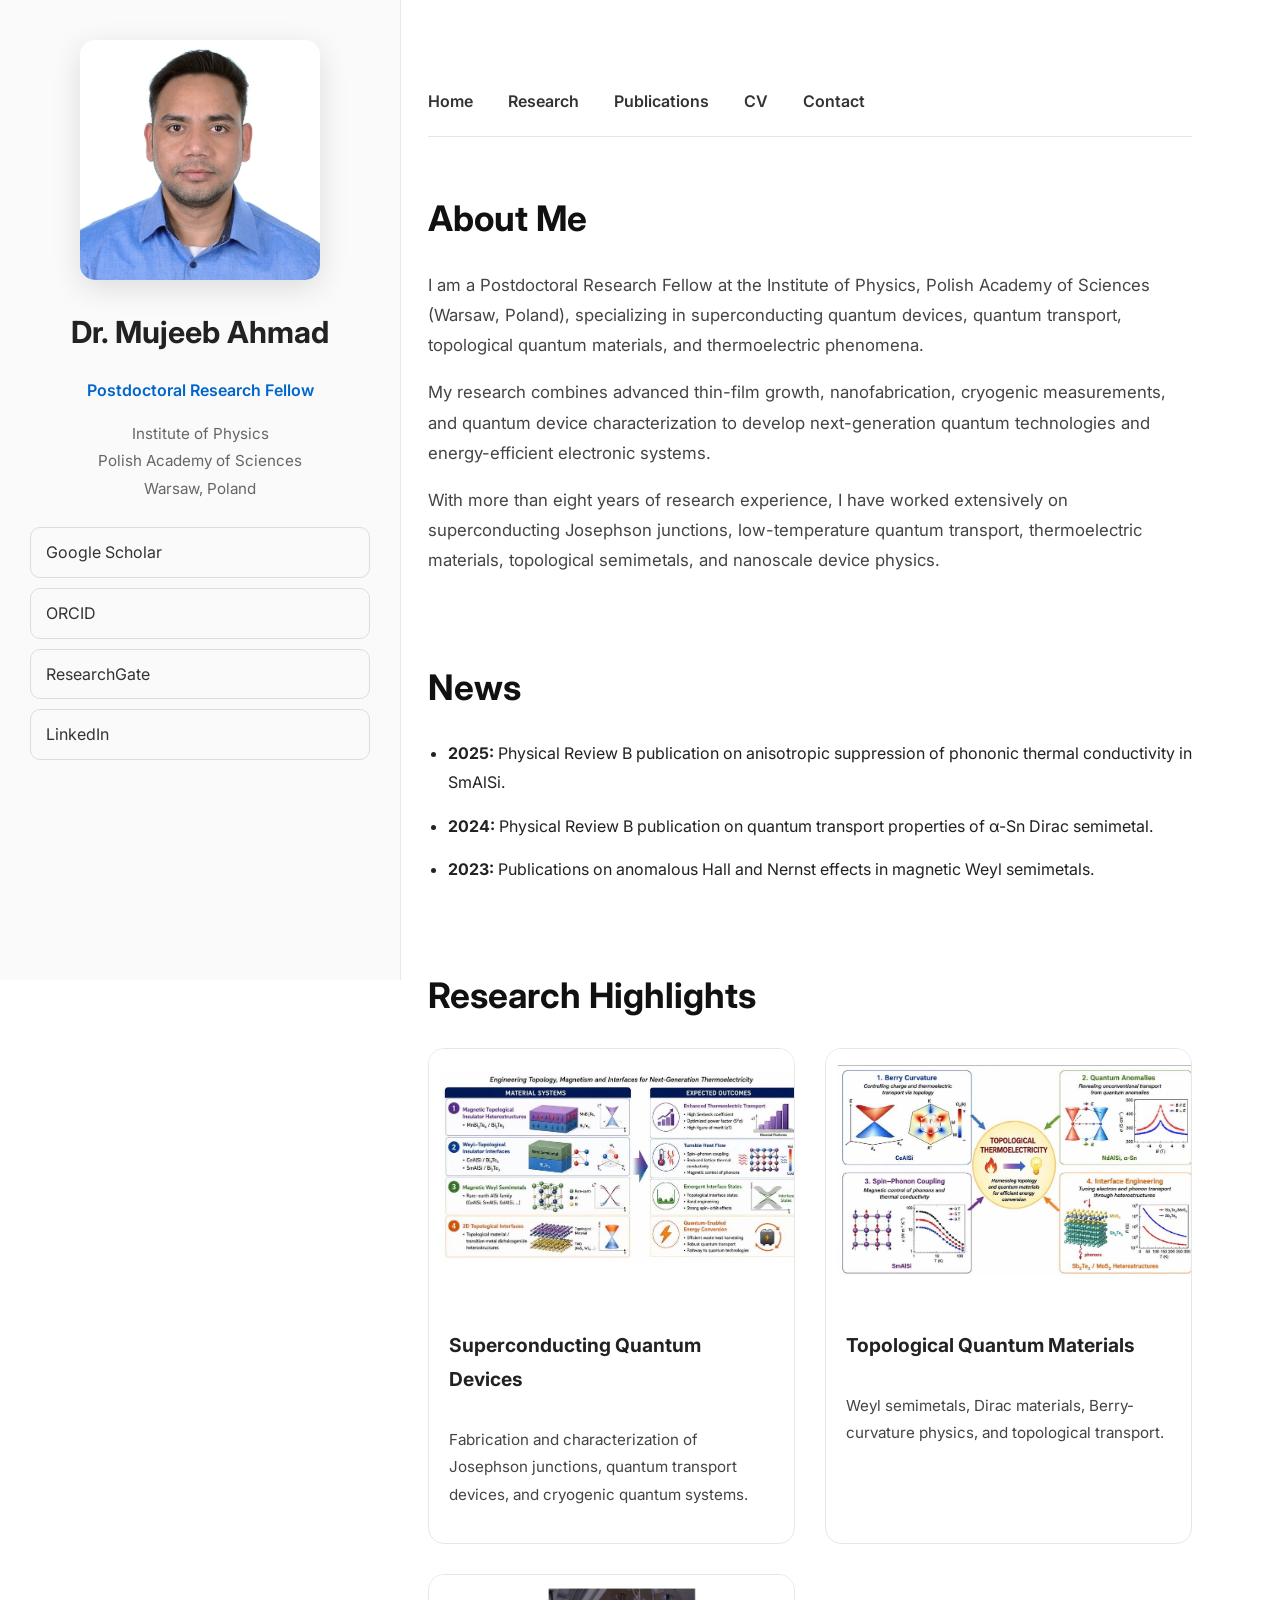
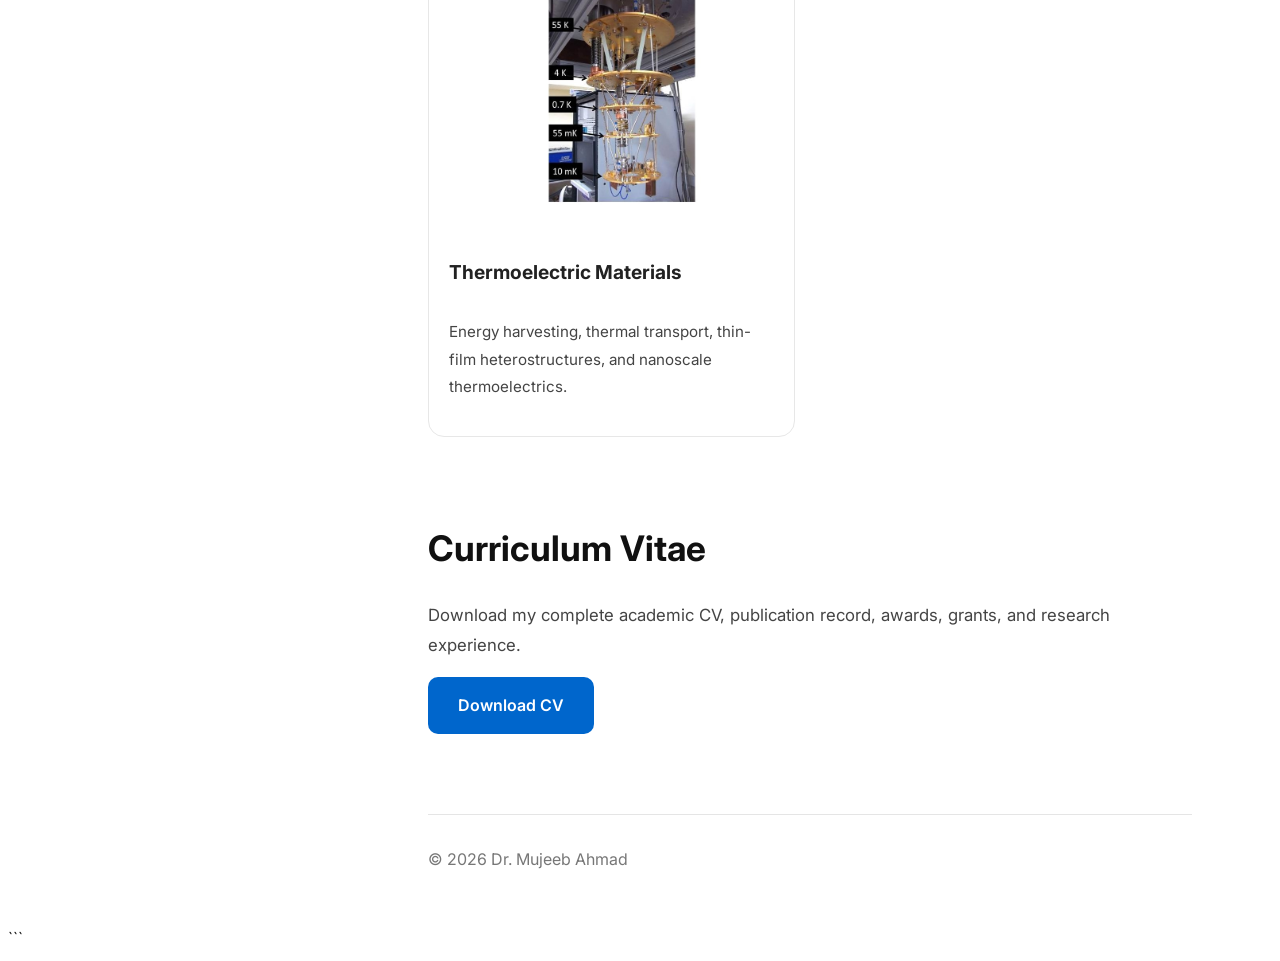
<file: index.html>
```html
<!DOCTYPE html>
<html lang="en">
<head>
<meta charset="UTF-8">
<meta name="viewport" content="width=device-width, initial-scale=1.0">

<title>Dr. Mujeeb Ahmad | Research Portfolio</title>

<link rel="stylesheet" href="style.css">

<link href="https://fonts.googleapis.com/css2?family=Inter:wght@300;400;500;600;700&display=swap" rel="stylesheet">

</head>

<body>

<div class="container">

    <!-- Sidebar -->

    <aside class="sidebar">

        <img src="assets/photo.jpg" alt="Dr. Mujeeb Ahmad" class="profile-image">

        <h1>Dr. Mujeeb Ahmad</h1>

        <p class="position">
            Postdoctoral Research Fellow
        </p>

        <p class="institute">
            Institute of Physics<br>
            Polish Academy of Sciences<br>
            Warsaw, Poland
        </p>

        <div class="social-links">

            <a href="https://scholar.google.co.in/citations?user=Hl7iOHYAAAAJ&hl=en" target="_blank">
                Google Scholar
            </a>

            <a href="https://orcid.org/0000-0003-4996-3783" target="_blank">
                ORCID
            </a>

            <a href="https://www.researchgate.net/profile/Mujeeb-Ahmad-2" target="_blank">
                ResearchGate
            </a>

            <a href="https://www.linkedin.com/in/mujeeb-ahmad-ph-d-b7a47956/" target="_blank">
                LinkedIn
            </a>

        </div>

    </aside>

    <!-- Main Content -->

    <main class="content">

        <!-- Navigation -->

        <nav class="topnav">

            <a href="index.html">Home</a>
            <a href="research.html">Research</a>
            <a href="publications.html">Publications</a>
            <a href="cv.html">CV</a>
            <a href="contact.html">Contact</a>

        </nav>

        <!-- About -->

        <section>

            <h2>About Me</h2>

            <p>

                I am a Postdoctoral Research Fellow at the Institute of Physics,
                Polish Academy of Sciences (Warsaw, Poland), specializing in
                superconducting quantum devices, quantum transport,
                topological quantum materials, and thermoelectric phenomena.

            </p>

            <p>

                My research combines advanced thin-film growth,
                nanofabrication, cryogenic measurements,
                and quantum device characterization to develop
                next-generation quantum technologies and
                energy-efficient electronic systems.

            </p>

            <p>

                With more than eight years of research experience,
                I have worked extensively on superconducting Josephson junctions,
                low-temperature quantum transport,
                thermoelectric materials,
                topological semimetals,
                and nanoscale device physics.

            </p>

        </section>

        <!-- News -->

        <section>

            <h2>News</h2>

            <ul class="news-list">

                <li>
                    <strong>2025:</strong>
                    Physical Review B publication on anisotropic suppression
                    of phononic thermal conductivity in SmAlSi.
                </li>

                <li>
                    <strong>2024:</strong>
                    Physical Review B publication on quantum transport
                    properties of α-Sn Dirac semimetal.
                </li>

                <li>
                    <strong>2023:</strong>
                    Publications on anomalous Hall and Nernst effects
                    in magnetic Weyl semimetals.
                </li>

            </ul>

        </section>

        <!-- Research Highlights -->

        <section>

            <h2>Research Highlights</h2>

            <div class="research-grid">

                <div class="research-card">

                    <img src="assets/research1.jpg" alt="Research">

                    <h3>Superconducting Quantum Devices</h3>

                    <p>

                        Fabrication and characterization of Josephson junctions,
                        quantum transport devices,
                        and cryogenic quantum systems.

                    </p>

                </div>

                <div class="research-card">

                    <img src="assets/research2.jpg" alt="Research">

                    <h3>Topological Quantum Materials</h3>

                    <p>

                        Weyl semimetals,
                        Dirac materials,
                        Berry-curvature physics,
                        and topological transport.

                    </p>

                </div>

                <div class="research-card">

                    <img src="assets/research3.jpg" alt="Research">

                    <h3>Thermoelectric Materials</h3>

                    <p>

                        Energy harvesting,
                        thermal transport,
                        thin-film heterostructures,
                        and nanoscale thermoelectrics.

                    </p>

                </div>

            </div>

        </section>

        <!-- CV -->

        <section>

            <h2>Curriculum Vitae</h2>

            <p>

                Download my complete academic CV,
                publication record,
                awards,
                grants,
                and research experience.

            </p>

            <a href="assets/CV_Mujeeb_Ahmad.pdf"
               class="download-btn"
               target="_blank">

                Download CV

            </a>

        </section>

        <!-- Footer -->

        <footer>

            © 2026 Dr. Mujeeb Ahmad

        </footer>

    </main>

</div>

<script src="script.js"></script>

</body>
</html>
```
</file>
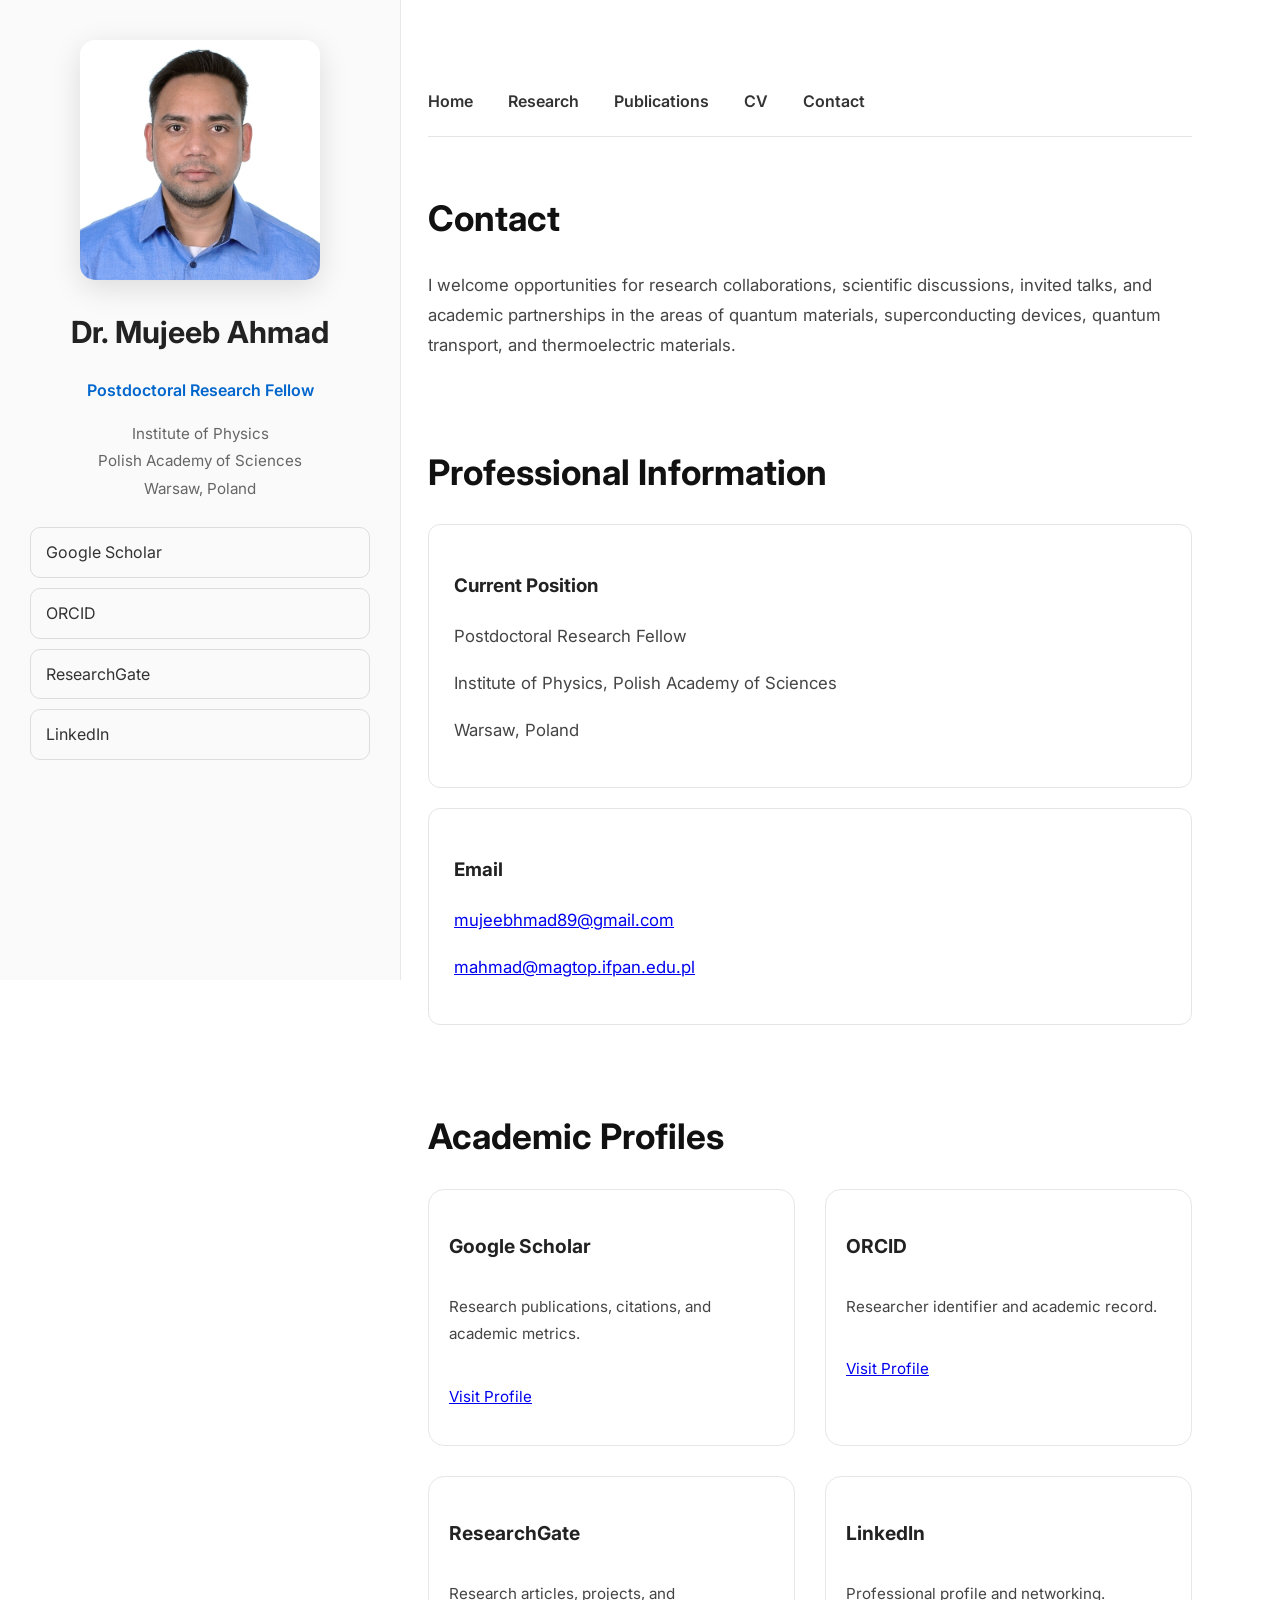
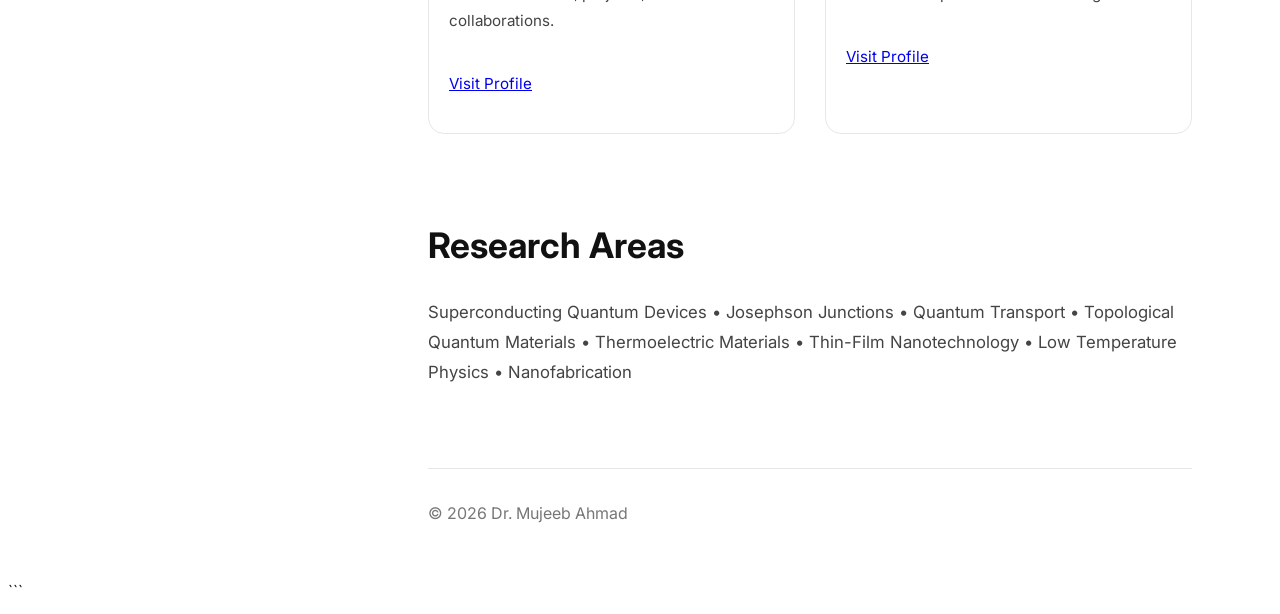
<file: contact.html>
```html
<!DOCTYPE html>
<html lang="en">
<head>
<meta charset="UTF-8">
<meta name="viewport" content="width=device-width, initial-scale=1.0">

<title>Contact | Dr. Mujeeb Ahmad</title>

<link rel="stylesheet" href="style.css">

<link href="https://fonts.googleapis.com/css2?family=Inter:wght@300;400;500;600;700&display=swap" rel="stylesheet">

</head>

<body>

<div class="container">

<aside class="sidebar">

<img src="assets/photo.jpg" alt="Dr. Mujeeb Ahmad" class="profile-image">

<h1>Dr. Mujeeb Ahmad</h1>

<p class="position">
Postdoctoral Research Fellow
</p>

<p class="institute">
Institute of Physics<br>
Polish Academy of Sciences<br>
Warsaw, Poland
</p>

<div class="social-links">

<a href="https://scholar.google.co.in/citations?user=Hl7iOHYAAAAJ&hl=en" target="_blank">
Google Scholar
</a>

<a href="https://orcid.org/0000-0003-4996-3783" target="_blank">
ORCID
</a>

<a href="https://www.researchgate.net/profile/Mujeeb-Ahmad-2" target="_blank">
ResearchGate
</a>

<a href="https://www.linkedin.com/in/mujeeb-ahmad-ph-d-b7a47956/" target="_blank">
LinkedIn
</a>

</div>

</aside>

<main class="content">

<nav class="topnav">

<a href="index.html">Home</a>
<a href="research.html">Research</a>
<a href="publications.html">Publications</a>
<a href="cv.html">CV</a>
<a href="contact.html">Contact</a>

</nav>

<section>

<h2>Contact</h2>

<p>
I welcome opportunities for research collaborations,
scientific discussions, invited talks,
and academic partnerships in the areas of
quantum materials, superconducting devices,
quantum transport, and thermoelectric materials.
</p>

</section>

<section>

<h2>Professional Information</h2>

<div class="contact-box">

<h3>Current Position</h3>

<p>
Postdoctoral Research Fellow
</p>

<p>
Institute of Physics,
Polish Academy of Sciences
</p>

<p>
Warsaw, Poland
</p>

</div>

<div class="contact-box">

<h3>Email</h3>

<p>
<a href="mailto:mujeebhmad89@gmail.com">
mujeebhmad89@gmail.com
</a>
</p>

<p>
<a href="mailto:mahmad@magtop.ifpan.edu.pl">
mahmad@magtop.ifpan.edu.pl
</a>
</p>

</div>

</section>

<section>

<h2>Academic Profiles</h2>

<div class="research-grid">

<div class="research-card">

<h3>Google Scholar</h3>

<p>
Research publications, citations,
and academic metrics.
</p>

<p>
<a href="https://scholar.google.co.in/citations?user=Hl7iOHYAAAAJ&hl=en"
target="_blank">
Visit Profile
</a>
</p>

</div>

<div class="research-card">

<h3>ORCID</h3>

<p>
Researcher identifier and academic record.
</p>

<p>
<a href="https://orcid.org/0000-0003-4996-3783"
target="_blank">
Visit Profile
</a>
</p>

</div>

<div class="research-card">

<h3>ResearchGate</h3>

<p>
Research articles,
projects,
and collaborations.
</p>

<p>
<a href="https://www.researchgate.net/profile/Mujeeb-Ahmad-2"
target="_blank">
Visit Profile
</a>
</p>

</div>

<div class="research-card">

<h3>LinkedIn</h3>

<p>
Professional profile and networking.
</p>

<p>
<a href="https://www.linkedin.com/in/mujeeb-ahmad-ph-d-b7a47956/"
target="_blank">
Visit Profile
</a>
</p>

</div>

</div>

</section>

<section>

<h2>Research Areas</h2>

<p>

Superconducting Quantum Devices •
Josephson Junctions •
Quantum Transport •
Topological Quantum Materials •
Thermoelectric Materials •
Thin-Film Nanotechnology •
Low Temperature Physics •
Nanofabrication

</p>

</section>

<footer>

© 2026 Dr. Mujeeb Ahmad

</footer>

</main>

</div>

<script src="script.js"></script>

</body>
</html>
```
</file>
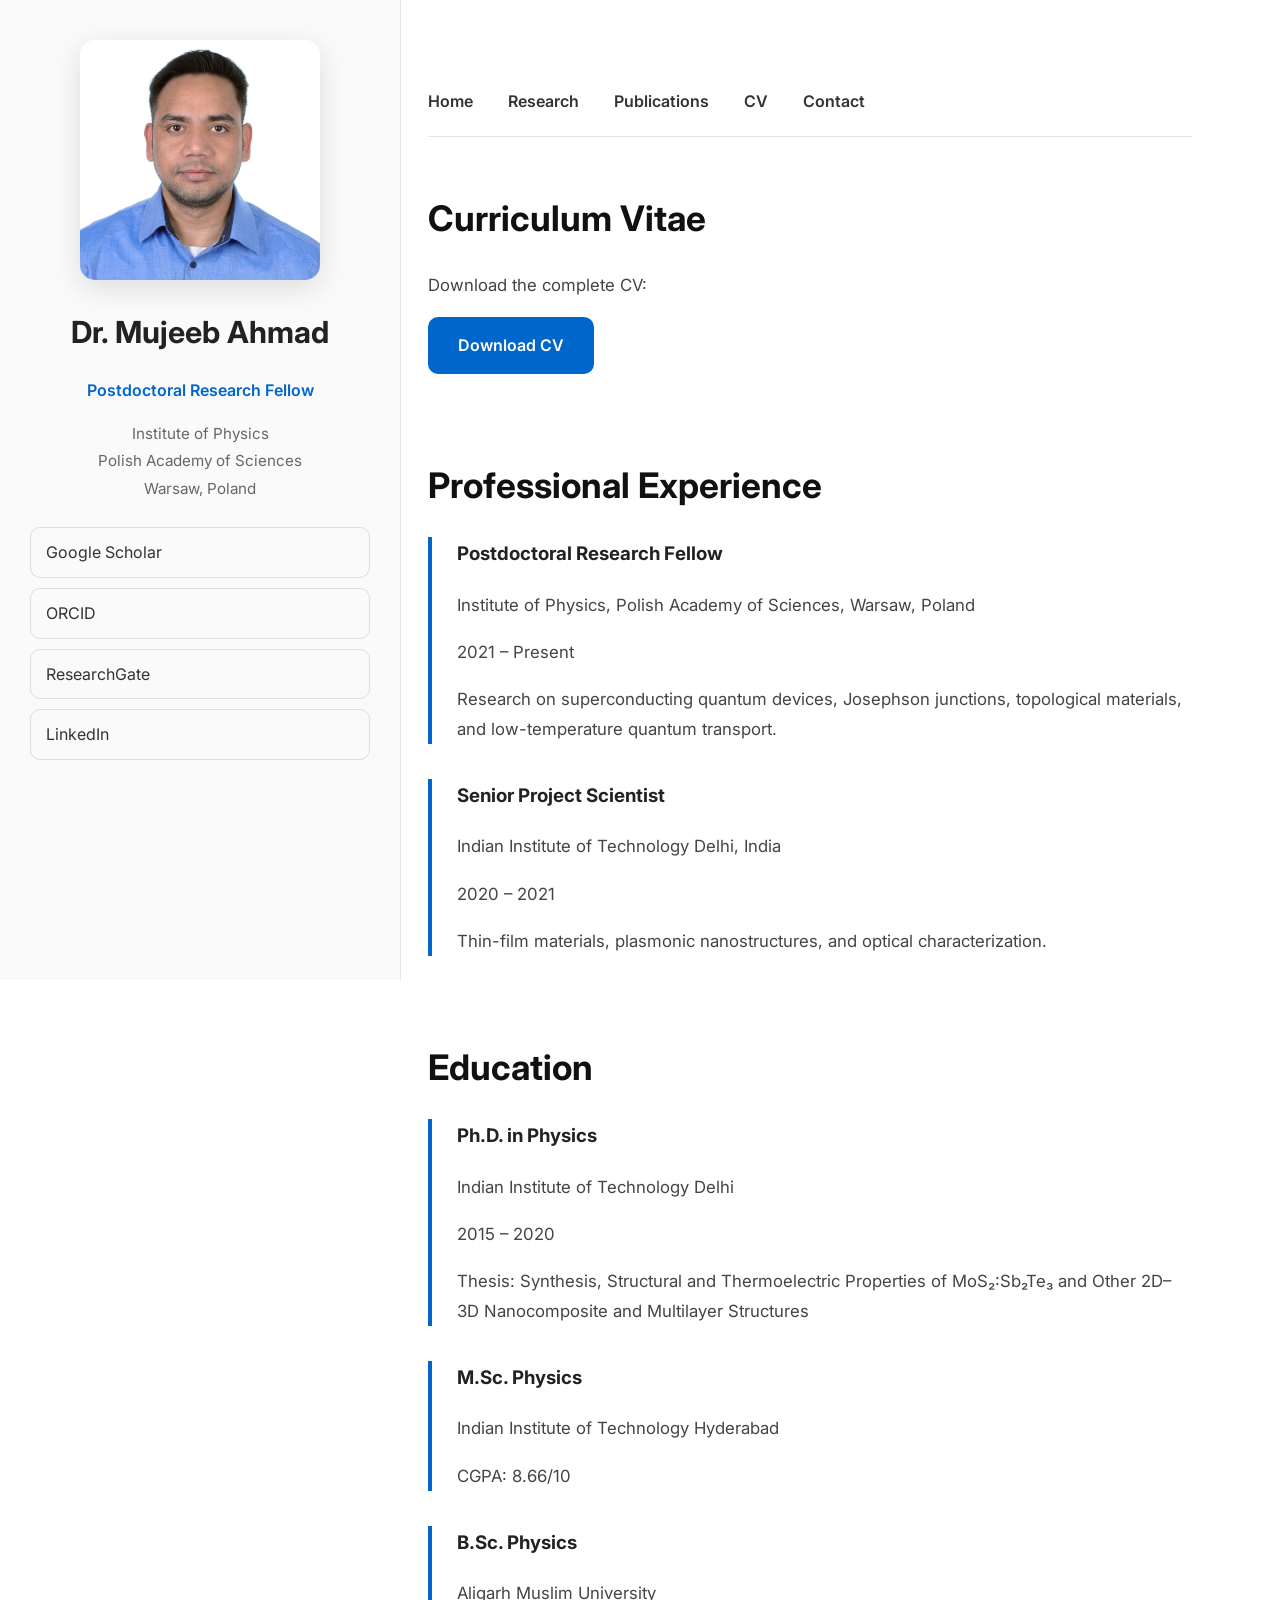
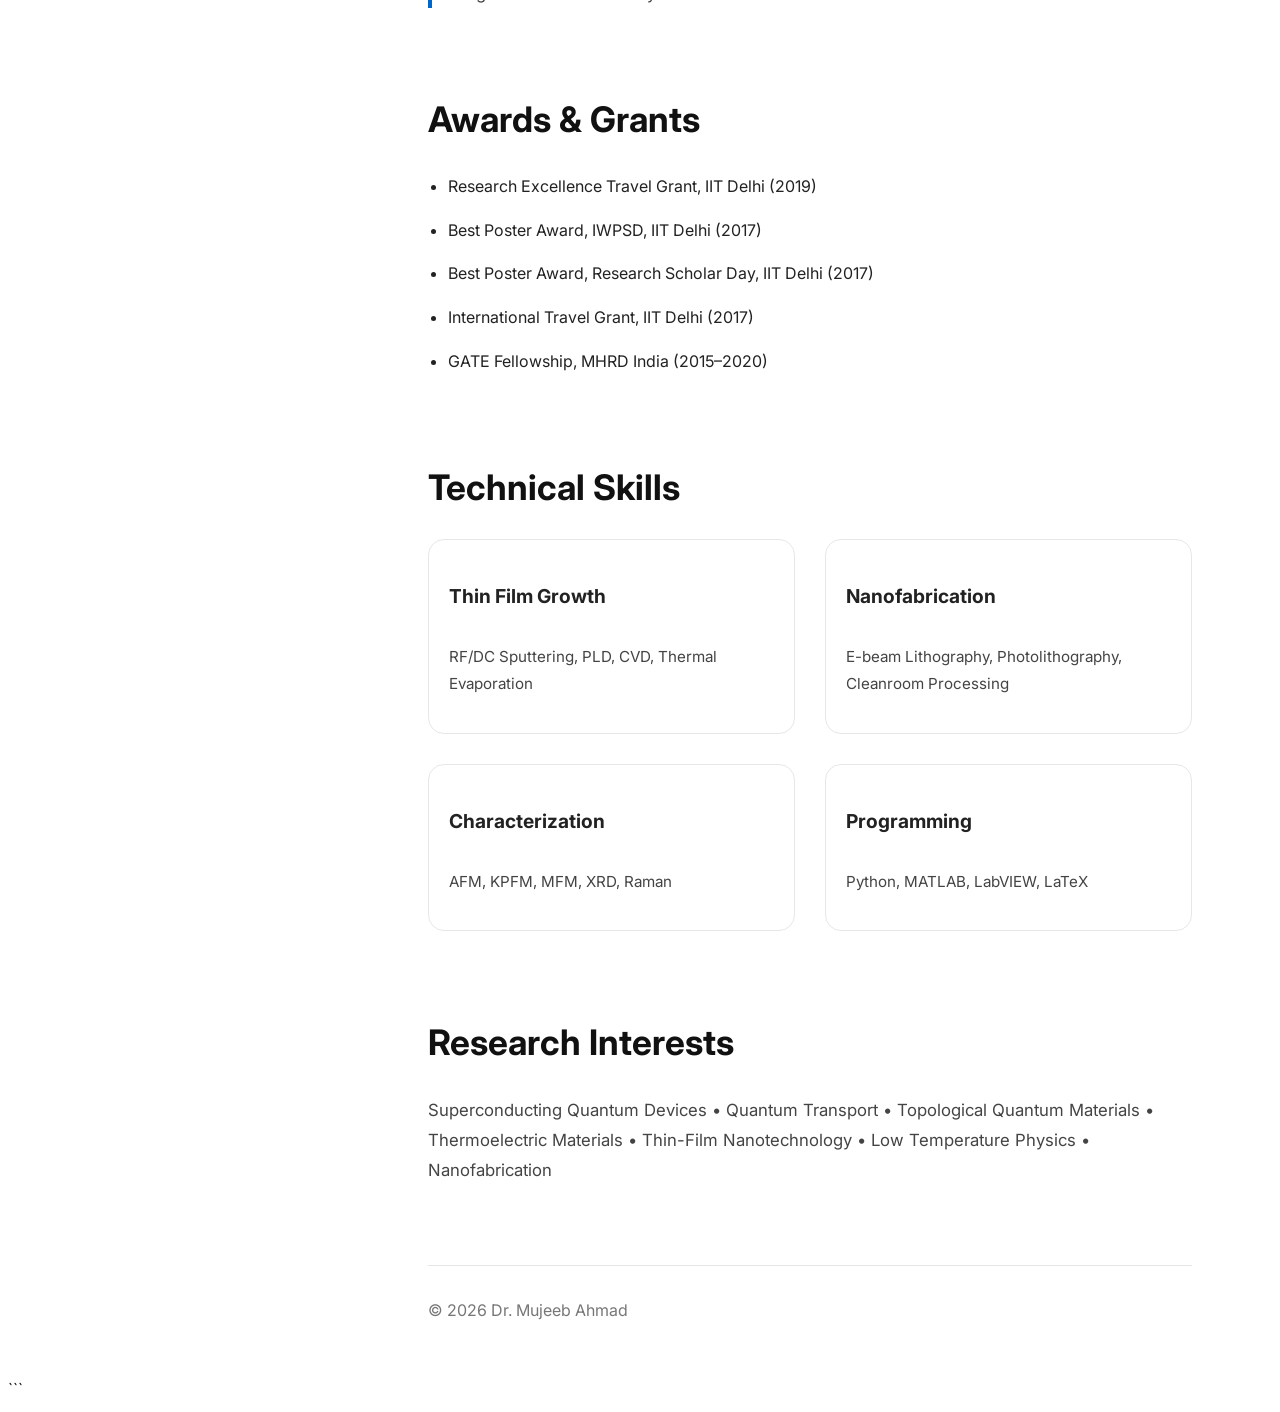
<file: cv.html>
```html
<!DOCTYPE html>
<html lang="en">
<head>
<meta charset="UTF-8">
<meta name="viewport" content="width=device-width, initial-scale=1.0">

<title>CV | Dr. Mujeeb Ahmad</title>

<link rel="stylesheet" href="style.css">

<link href="https://fonts.googleapis.com/css2?family=Inter:wght@300;400;500;600;700&display=swap" rel="stylesheet">

</head>

<body>

<div class="container">

<aside class="sidebar">

<img src="assets/photo.jpg" alt="Dr. Mujeeb Ahmad" class="profile-image">

<h1>Dr. Mujeeb Ahmad</h1>

<p class="position">
Postdoctoral Research Fellow
</p>

<p class="institute">
Institute of Physics<br>
Polish Academy of Sciences<br>
Warsaw, Poland
</p>

<div class="social-links">

<a href="https://scholar.google.co.in/citations?user=Hl7iOHYAAAAJ&hl=en" target="_blank">
Google Scholar
</a>

<a href="https://orcid.org/0000-0003-4996-3783" target="_blank">
ORCID
</a>

<a href="https://www.researchgate.net/profile/Mujeeb-Ahmad-2" target="_blank">
ResearchGate
</a>

<a href="https://www.linkedin.com/in/mujeeb-ahmad-ph-d-b7a47956/" target="_blank">
LinkedIn
</a>

</div>

</aside>

<main class="content">

<nav class="topnav">

<a href="index.html">Home</a>
<a href="research.html">Research</a>
<a href="publications.html">Publications</a>
<a href="cv.html">CV</a>
<a href="contact.html">Contact</a>

</nav>

<section>

<h2>Curriculum Vitae</h2>

<p>
Download the complete CV:
</p>

<a href="assets/CV_Mujeeb_Ahmad.pdf"
class="download-btn"
target="_blank">

Download CV

</a>

</section>

<section>

<h2>Professional Experience</h2>

<div class="pub-card">

<h3>Postdoctoral Research Fellow</h3>

<p>
Institute of Physics, Polish Academy of Sciences,
Warsaw, Poland
</p>

<p>
2021 – Present
</p>

<p>
Research on superconducting quantum devices,
Josephson junctions,
topological materials,
and low-temperature quantum transport.
</p>

</div>

<div class="pub-card">

<h3>Senior Project Scientist</h3>

<p>
Indian Institute of Technology Delhi, India
</p>

<p>
2020 – 2021
</p>

<p>
Thin-film materials,
plasmonic nanostructures,
and optical characterization.
</p>

</div>

</section>

<section>

<h2>Education</h2>

<div class="pub-card">

<h3>Ph.D. in Physics</h3>

<p>
Indian Institute of Technology Delhi
</p>

<p>
2015 – 2020
</p>

<p>
Thesis:
Synthesis, Structural and Thermoelectric Properties
of MoS₂:Sb₂Te₃ and Other 2D–3D Nanocomposite
and Multilayer Structures
</p>

</div>

<div class="pub-card">

<h3>M.Sc. Physics</h3>

<p>
Indian Institute of Technology Hyderabad
</p>

<p>
CGPA: 8.66/10
</p>

</div>

<div class="pub-card">

<h3>B.Sc. Physics</h3>

<p>
Aligarh Muslim University
</p>

</div>

</section>

<section>

<h2>Awards & Grants</h2>

<ul class="news-list">

<li>
Research Excellence Travel Grant,
IIT Delhi (2019)
</li>

<li>
Best Poster Award,
IWPSD, IIT Delhi (2017)
</li>

<li>
Best Poster Award,
Research Scholar Day, IIT Delhi (2017)
</li>

<li>
International Travel Grant,
IIT Delhi (2017)
</li>

<li>
GATE Fellowship,
MHRD India (2015–2020)
</li>

</ul>

</section>

<section>

<h2>Technical Skills</h2>

<div class="research-grid">

<div class="research-card">

<h3>Thin Film Growth</h3>

<p>
RF/DC Sputtering,
PLD,
CVD,
Thermal Evaporation
</p>

</div>

<div class="research-card">

<h3>Nanofabrication</h3>

<p>
E-beam Lithography,
Photolithography,
Cleanroom Processing
</p>

</div>

<div class="research-card">

<h3>Characterization</h3>

<p>
AFM,
KPFM,
MFM,
XRD,
Raman
</p>

</div>

<div class="research-card">

<h3>Programming</h3>

<p>
Python,
MATLAB,
LabVIEW,
LaTeX
</p>

</div>

</div>

</section>

<section>

<h2>Research Interests</h2>

<p>

Superconducting Quantum Devices •
Quantum Transport •
Topological Quantum Materials •
Thermoelectric Materials •
Thin-Film Nanotechnology •
Low Temperature Physics •
Nanofabrication

</p>

</section>

<footer>

© 2026 Dr. Mujeeb Ahmad

</footer>

</main>

</div>

<script src="script.js"></script>

</body>
</html>
```
</file>
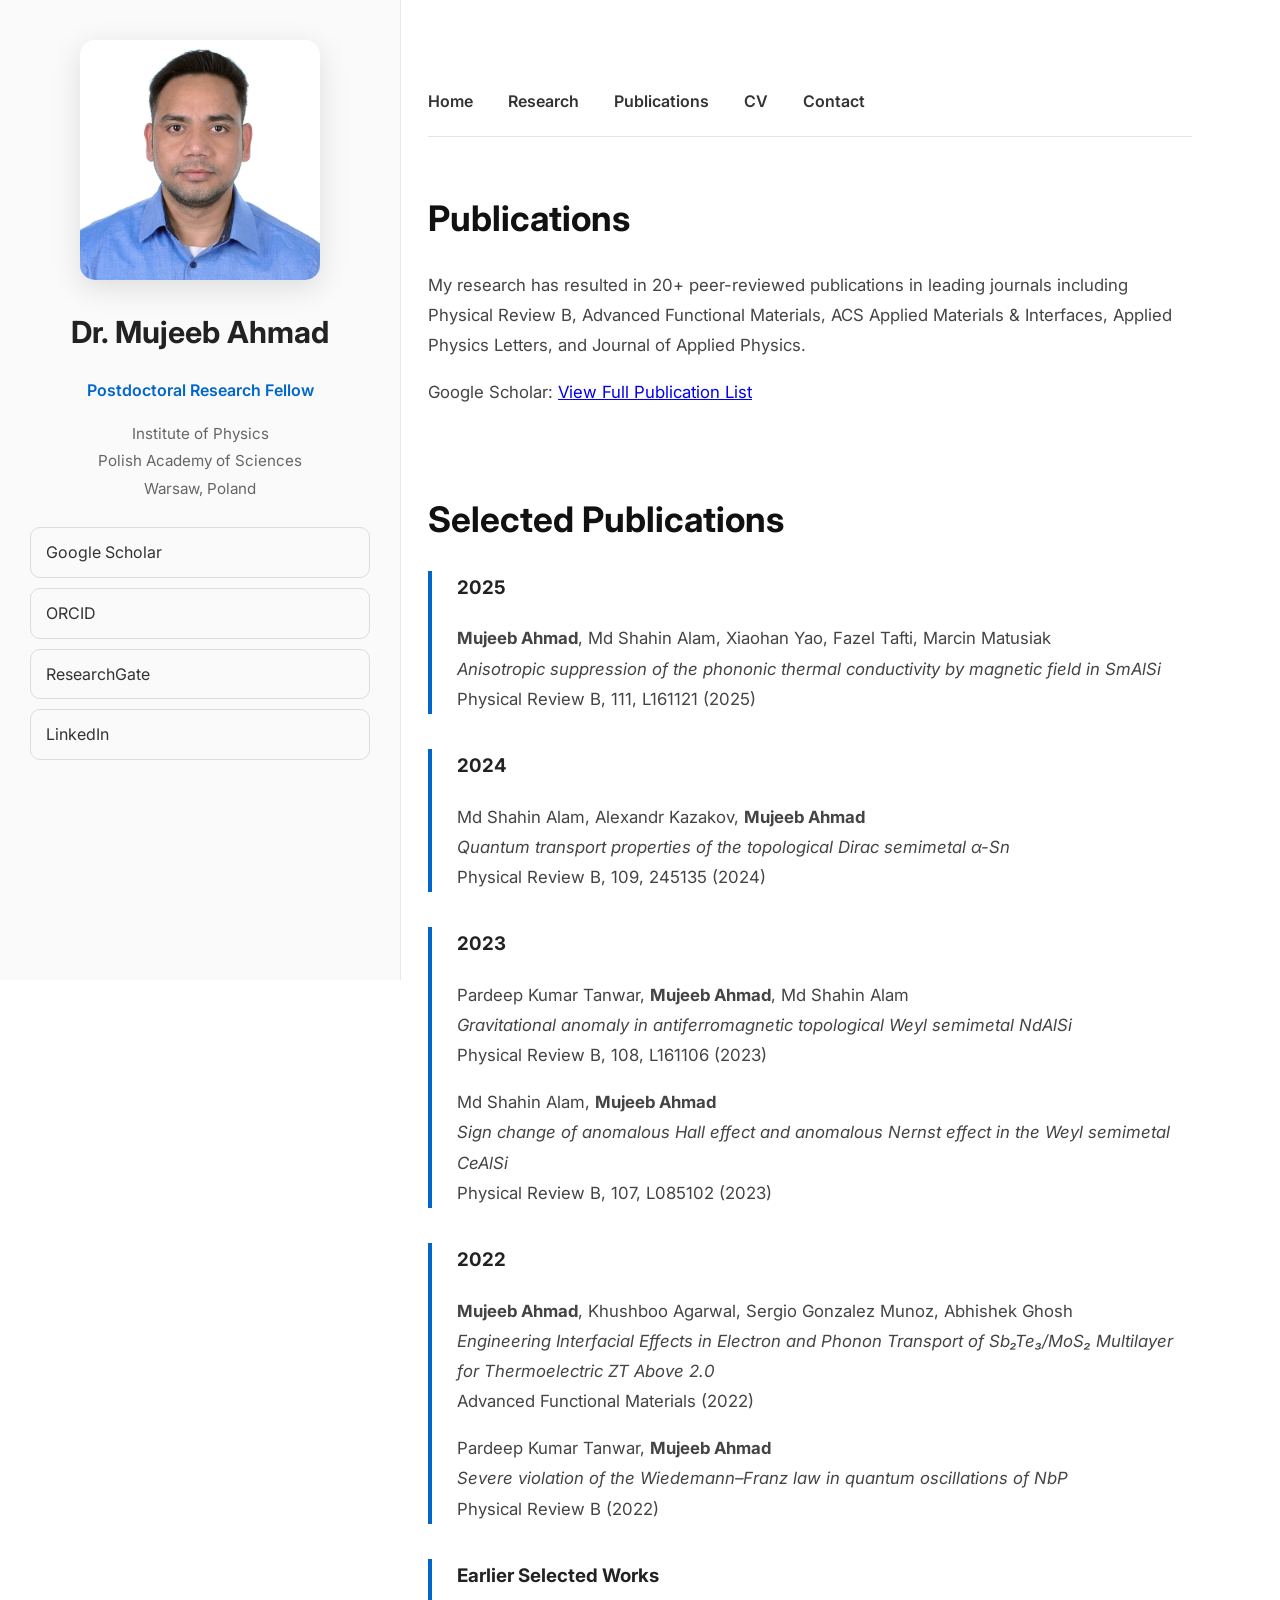
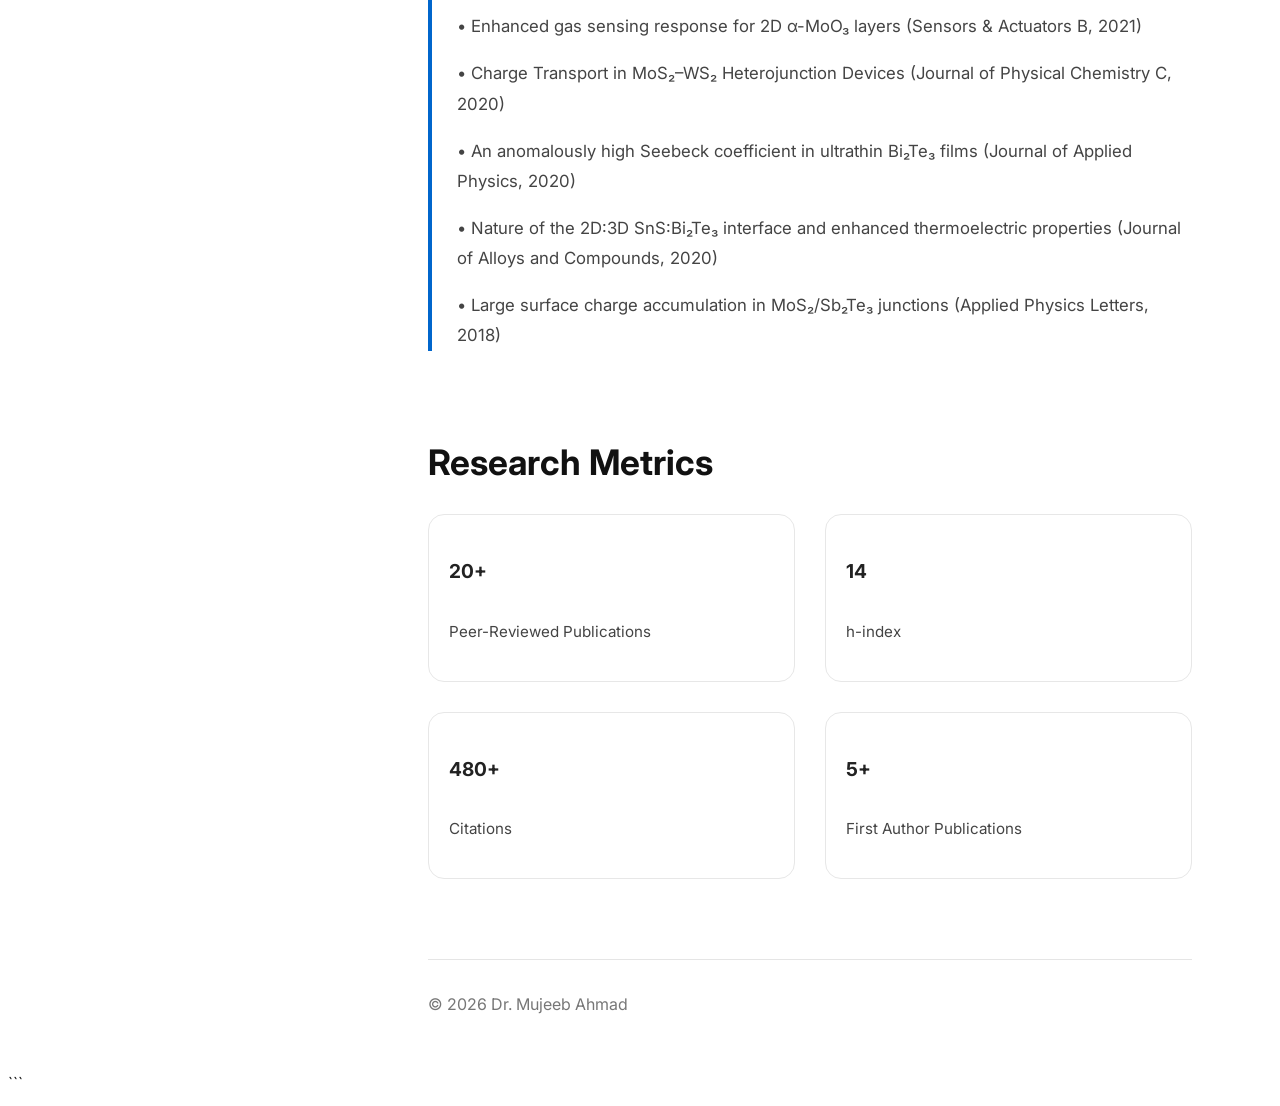
<file: publications.html>
```html
<!DOCTYPE html>
<html lang="en">
<head>
<meta charset="UTF-8">
<meta name="viewport" content="width=device-width, initial-scale=1.0">

<title>Publications | Dr. Mujeeb Ahmad</title>

<link rel="stylesheet" href="style.css">

<link href="https://fonts.googleapis.com/css2?family=Inter:wght@300;400;500;600;700&display=swap" rel="stylesheet">

</head>

<body>

<div class="container">

<aside class="sidebar">

<img src="assets/photo.jpg" alt="Dr. Mujeeb Ahmad" class="profile-image">

<h1>Dr. Mujeeb Ahmad</h1>

<p class="position">
Postdoctoral Research Fellow
</p>

<p class="institute">
Institute of Physics<br>
Polish Academy of Sciences<br>
Warsaw, Poland
</p>

<div class="social-links">

<a href="https://scholar.google.co.in/citations?user=Hl7iOHYAAAAJ&hl=en" target="_blank">
Google Scholar
</a>

<a href="https://orcid.org/0000-0003-4996-3783" target="_blank">
ORCID
</a>

<a href="https://www.researchgate.net/profile/Mujeeb-Ahmad-2" target="_blank">
ResearchGate
</a>

<a href="https://www.linkedin.com/in/mujeeb-ahmad-ph-d-b7a47956/" target="_blank">
LinkedIn
</a>

</div>

</aside>

<main class="content">

<nav class="topnav">

<a href="index.html">Home</a>
<a href="research.html">Research</a>
<a href="publications.html">Publications</a>
<a href="cv.html">CV</a>
<a href="contact.html">Contact</a>

</nav>

<section>

<h2>Publications</h2>

<p>

My research has resulted in 20+ peer-reviewed publications
in leading journals including Physical Review B,
Advanced Functional Materials,
ACS Applied Materials & Interfaces,
Applied Physics Letters,
and Journal of Applied Physics.

</p>

<p>

Google Scholar:
<a href="https://scholar.google.co.in/citations?user=Hl7iOHYAAAAJ&hl=en" target="_blank">
View Full Publication List
</a>

</p>

</section>

<section>

<h2>Selected Publications</h2>

<div class="pub-card">

<h3>2025</h3>

<p>

<strong>Mujeeb Ahmad</strong>, Md Shahin Alam,
Xiaohan Yao, Fazel Tafti, Marcin Matusiak

<br>

<i>
Anisotropic suppression of the phononic thermal conductivity
by magnetic field in SmAlSi
</i>

<br>

Physical Review B, 111, L161121 (2025)

</p>

</div>

<div class="pub-card">

<h3>2024</h3>

<p>

Md Shahin Alam, Alexandr Kazakov,
<strong>Mujeeb Ahmad</strong>

<br>

<i>
Quantum transport properties of the topological Dirac semimetal α-Sn
</i>

<br>

Physical Review B, 109, 245135 (2024)

</p>

</div>

<div class="pub-card">

<h3>2023</h3>

<p>

Pardeep Kumar Tanwar,
<strong>Mujeeb Ahmad</strong>,
Md Shahin Alam

<br>

<i>
Gravitational anomaly in antiferromagnetic topological Weyl semimetal NdAlSi
</i>

<br>

Physical Review B, 108, L161106 (2023)

</p>

<p>

Md Shahin Alam,
<strong>Mujeeb Ahmad</strong>

<br>

<i>
Sign change of anomalous Hall effect and anomalous Nernst effect
in the Weyl semimetal CeAlSi
</i>

<br>

Physical Review B, 107, L085102 (2023)

</p>

</div>

<div class="pub-card">

<h3>2022</h3>

<p>

<strong>Mujeeb Ahmad</strong>,
Khushboo Agarwal,
Sergio Gonzalez Munoz,
Abhishek Ghosh

<br>

<i>
Engineering Interfacial Effects in Electron and Phonon Transport
of Sb₂Te₃/MoS₂ Multilayer for Thermoelectric ZT Above 2.0
</i>

<br>

Advanced Functional Materials (2022)

</p>

<p>

Pardeep Kumar Tanwar,
<strong>Mujeeb Ahmad</strong>

<br>

<i>
Severe violation of the Wiedemann–Franz law
in quantum oscillations of NbP
</i>

<br>

Physical Review B (2022)

</p>

</div>

<div class="pub-card">

<h3>Earlier Selected Works</h3>

<p>

• Enhanced gas sensing response for 2D α-MoO₃ layers
(Sensors & Actuators B, 2021)

</p>

<p>

• Charge Transport in MoS₂–WS₂ Heterojunction Devices
(Journal of Physical Chemistry C, 2020)

</p>

<p>

• An anomalously high Seebeck coefficient
in ultrathin Bi₂Te₃ films
(Journal of Applied Physics, 2020)

</p>

<p>

• Nature of the 2D:3D SnS:Bi₂Te₃ interface
and enhanced thermoelectric properties
(Journal of Alloys and Compounds, 2020)

</p>

<p>

• Large surface charge accumulation
in MoS₂/Sb₂Te₃ junctions
(Applied Physics Letters, 2018)

</p>

</div>

</section>

<section>

<h2>Research Metrics</h2>

<div class="research-grid">

<div class="research-card">

<h3>20+</h3>

<p>Peer-Reviewed Publications</p>

</div>

<div class="research-card">

<h3>14</h3>

<p>h-index</p>

</div>

<div class="research-card">

<h3>480+</h3>

<p>Citations</p>

</div>

<div class="research-card">

<h3>5+</h3>

<p>First Author Publications</p>

</div>

</div>

</section>

<footer>

© 2026 Dr. Mujeeb Ahmad

</footer>

</main>

</div>

<script src="script.js"></script>

</body>
</html>
```
</file>
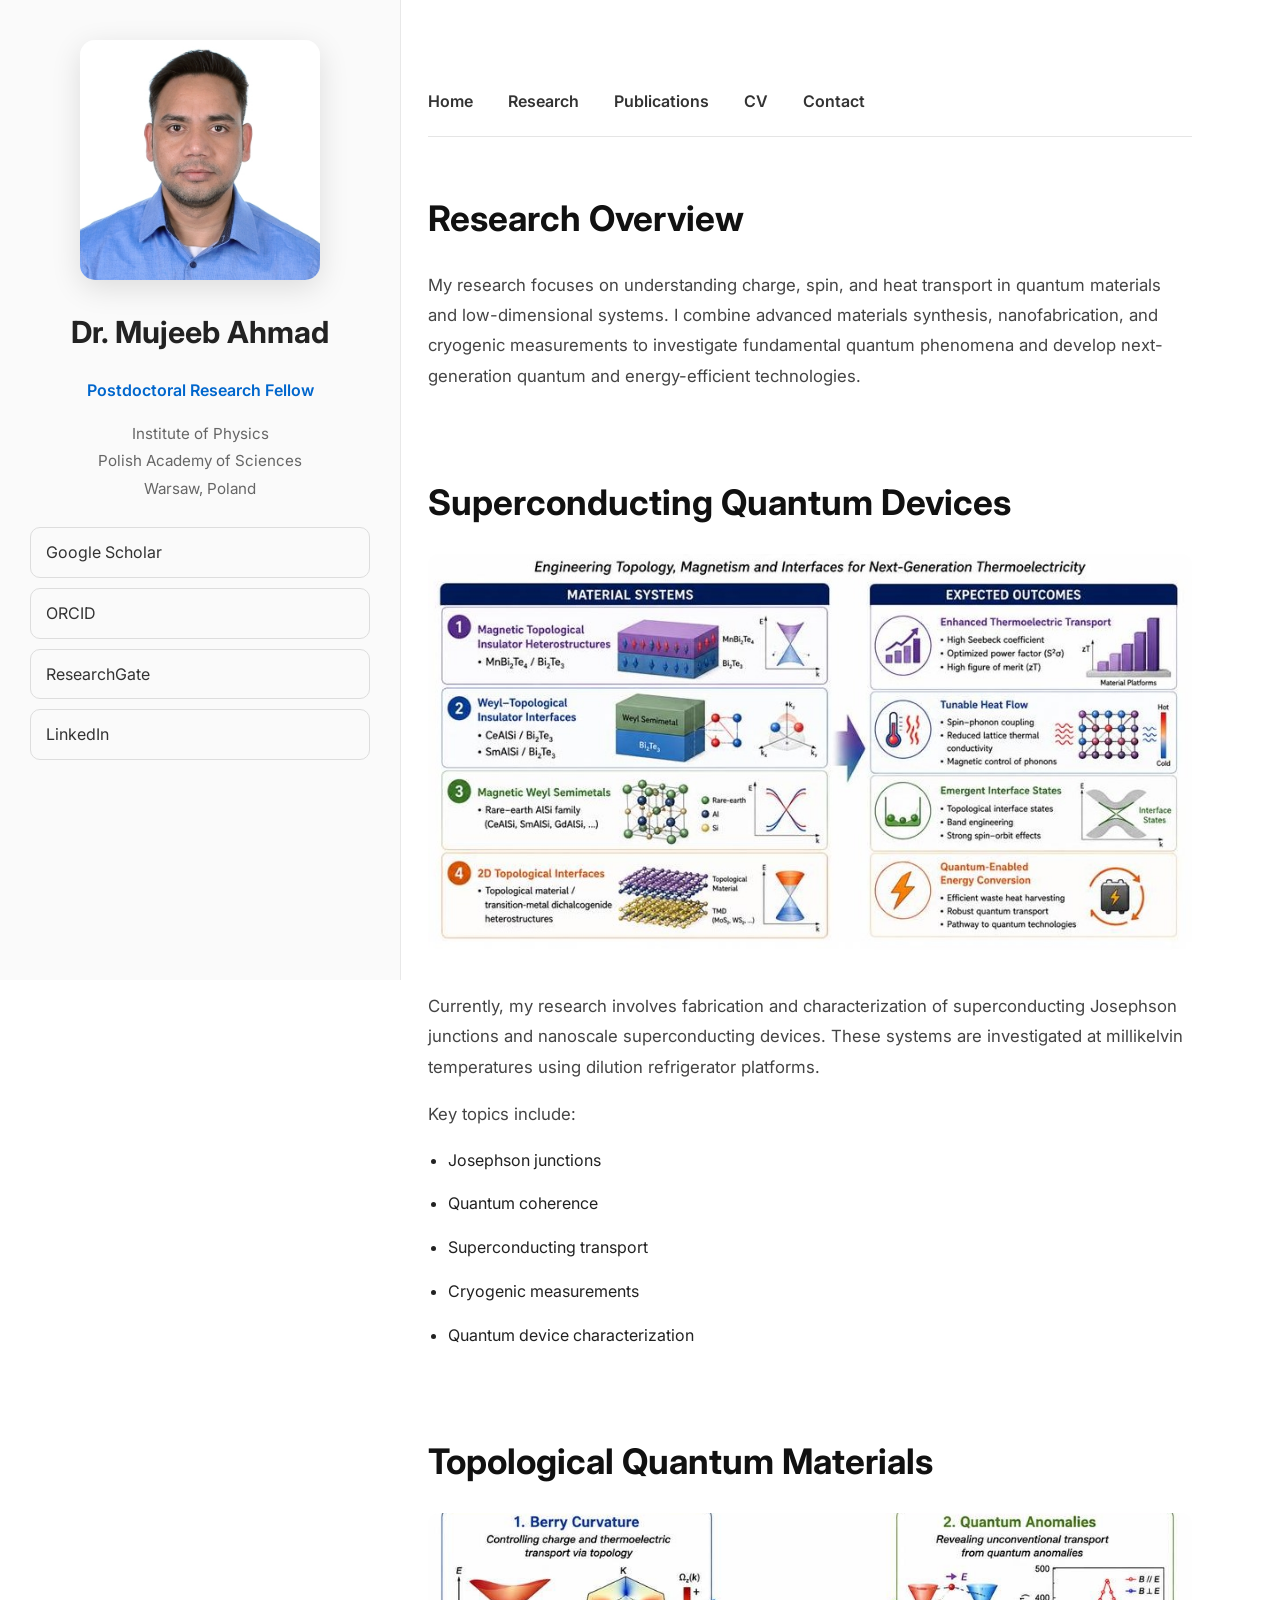
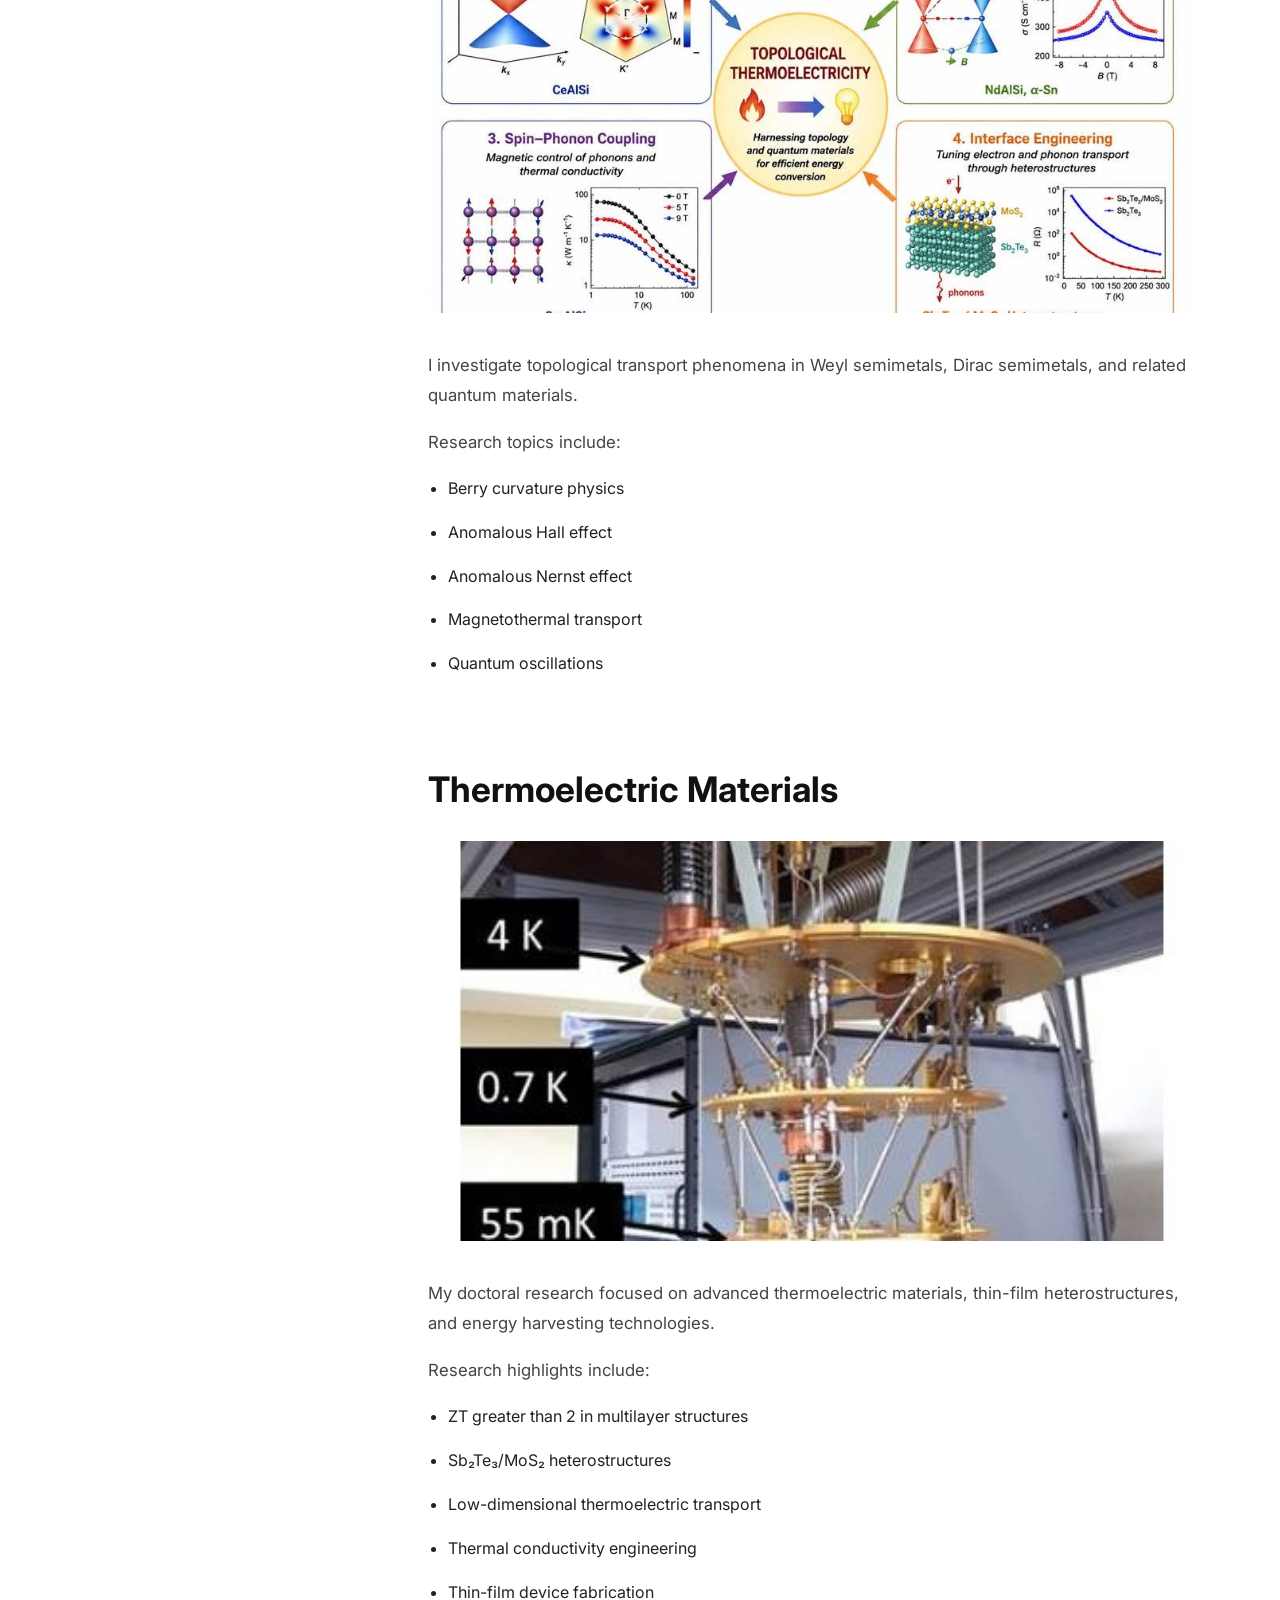
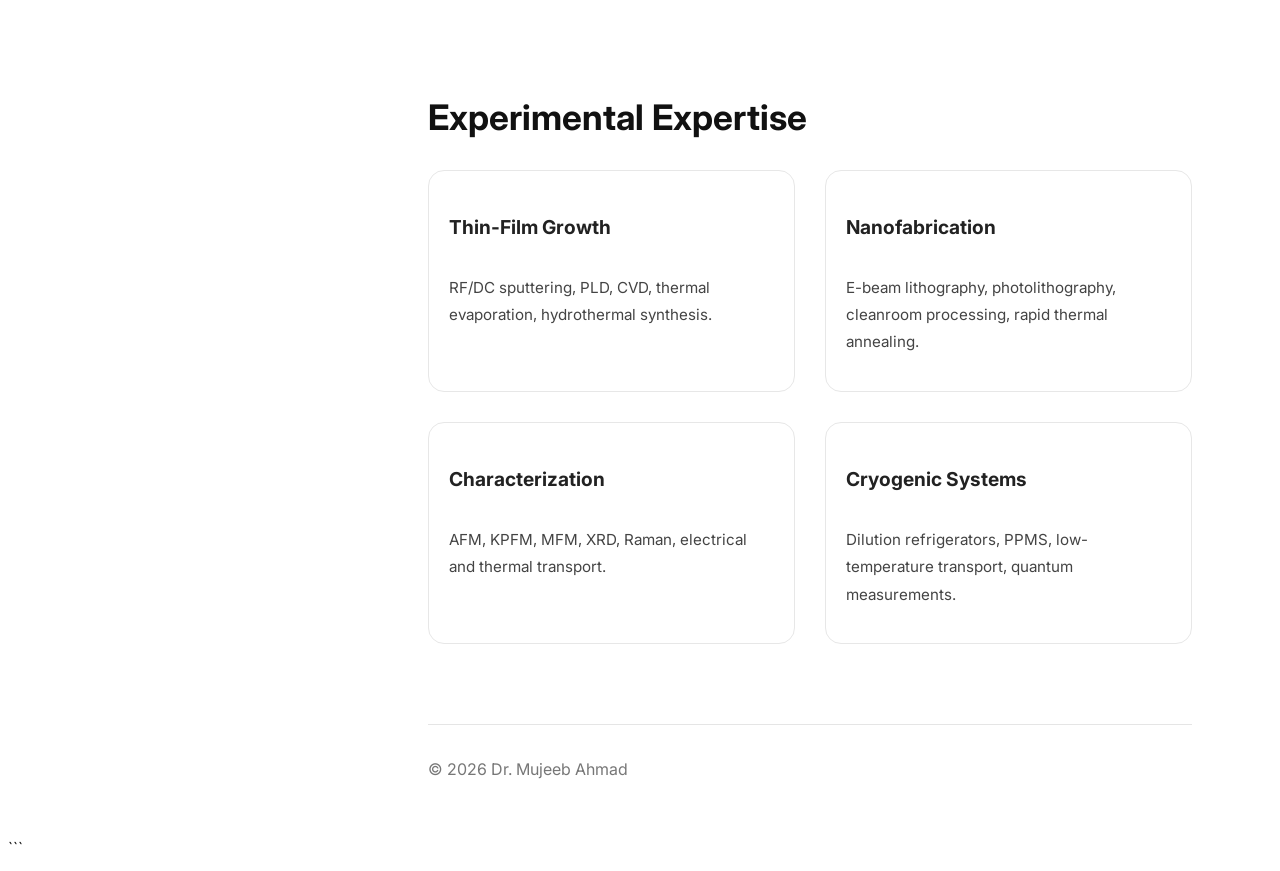
<file: research.html>
```html
<!DOCTYPE html>
<html lang="en">
<head>
<meta charset="UTF-8">
<meta name="viewport" content="width=device-width, initial-scale=1.0">

<title>Research | Dr. Mujeeb Ahmad</title>

<link rel="stylesheet" href="style.css">

<link href="https://fonts.googleapis.com/css2?family=Inter:wght@300;400;500;600;700&display=swap" rel="stylesheet">

</head>

<body>

<div class="container">

<aside class="sidebar">

<img src="assets/photo.jpg" alt="Dr. Mujeeb Ahmad" class="profile-image">

<h1>Dr. Mujeeb Ahmad</h1>

<p class="position">
Postdoctoral Research Fellow
</p>

<p class="institute">
Institute of Physics<br>
Polish Academy of Sciences<br>
Warsaw, Poland
</p>

<div class="social-links">

<a href="https://scholar.google.co.in/citations?user=Hl7iOHYAAAAJ&hl=en" target="_blank">
Google Scholar
</a>

<a href="https://orcid.org/0000-0003-4996-3783" target="_blank">
ORCID
</a>

<a href="https://www.researchgate.net/profile/Mujeeb-Ahmad-2" target="_blank">
ResearchGate
</a>

<a href="https://www.linkedin.com/in/mujeeb-ahmad-ph-d-b7a47956/" target="_blank">
LinkedIn
</a>

</div>

</aside>

<main class="content">

<nav class="topnav">

<a href="index.html">Home</a>
<a href="research.html">Research</a>
<a href="publications.html">Publications</a>
<a href="cv.html">CV</a>
<a href="contact.html">Contact</a>

</nav>

<section>

<h2>Research Overview</h2>

<p>

My research focuses on understanding charge, spin, and heat transport
in quantum materials and low-dimensional systems. I combine advanced
materials synthesis, nanofabrication, and cryogenic measurements to
investigate fundamental quantum phenomena and develop next-generation
quantum and energy-efficient technologies.

</p>

</section>

<section>

<h2>Superconducting Quantum Devices</h2>

<img src="assets/research1.jpg" alt="Superconducting Devices"
style="width:100%;max-height:400px;object-fit:cover;border-radius:12px;margin-bottom:20px;">

<p>

Currently, my research involves fabrication and characterization of
superconducting Josephson junctions and nanoscale superconducting devices.
These systems are investigated at millikelvin temperatures using
dilution refrigerator platforms.

</p>

<p>

Key topics include:

</p>

<ul class="news-list">

<li>Josephson junctions</li>
<li>Quantum coherence</li>
<li>Superconducting transport</li>
<li>Cryogenic measurements</li>
<li>Quantum device characterization</li>

</ul>

</section>

<section>

<h2>Topological Quantum Materials</h2>

<img src="assets/research2.jpg" alt="Topological Materials"
style="width:100%;max-height:400px;object-fit:cover;border-radius:12px;margin-bottom:20px;">

<p>

I investigate topological transport phenomena in Weyl semimetals,
Dirac semimetals, and related quantum materials.

</p>

<p>

Research topics include:

</p>

<ul class="news-list">

<li>Berry curvature physics</li>
<li>Anomalous Hall effect</li>
<li>Anomalous Nernst effect</li>
<li>Magnetothermal transport</li>
<li>Quantum oscillations</li>

</ul>

</section>

<section>

<h2>Thermoelectric Materials</h2>

<img src="assets/research3.jpg" alt="Thermoelectric Materials"
style="width:100%;max-height:400px;object-fit:cover;border-radius:12px;margin-bottom:20px;">

<p>

My doctoral research focused on advanced thermoelectric materials,
thin-film heterostructures, and energy harvesting technologies.

</p>

<p>

Research highlights include:

</p>

<ul class="news-list">

<li>ZT greater than 2 in multilayer structures</li>
<li>Sb₂Te₃/MoS₂ heterostructures</li>
<li>Low-dimensional thermoelectric transport</li>
<li>Thermal conductivity engineering</li>
<li>Thin-film device fabrication</li>

</ul>

</section>

<section>

<h2>Experimental Expertise</h2>

<div class="research-grid">

<div class="research-card">

<h3>Thin-Film Growth</h3>

<p>
RF/DC sputtering, PLD, CVD,
thermal evaporation, hydrothermal synthesis.
</p>

</div>

<div class="research-card">

<h3>Nanofabrication</h3>

<p>
E-beam lithography,
photolithography,
cleanroom processing,
rapid thermal annealing.
</p>

</div>

<div class="research-card">

<h3>Characterization</h3>

<p>
AFM, KPFM, MFM,
XRD, Raman,
electrical and thermal transport.
</p>

</div>

<div class="research-card">

<h3>Cryogenic Systems</h3>

<p>
Dilution refrigerators,
PPMS,
low-temperature transport,
quantum measurements.
</p>

</div>

</div>

</section>

<footer>

© 2026 Dr. Mujeeb Ahmad

</footer>

</main>

</div>

<script src="script.js"></script>

</body>
</html>
```
</file>
<file: style.css>
```css
/* =========================
   Premium Academic Theme
   Dr. Mujeeb Ahmad
========================= */

*{
    margin:0;
    padding:0;
    box-sizing:border-box;
}

html{
    scroll-behavior:smooth;
}

body{
    font-family:'Inter',sans-serif;
    background:#ffffff;
    color:#222;
    line-height:1.8;
}

/* Layout */

.container{
    display:flex;
    min-height:100vh;
}

/* Sidebar */

.sidebar{
    width:340px;

    position:fixed;
    top:0;
    left:0;

    height:100vh;

    background:#fafafa;
    border-right:1px solid #e8e8e8;

    padding:40px 30px;

    overflow-y:auto;
}

.profile-image{

    width:240px;
    height:240px;

    object-fit:cover;

    border-radius:15px;

    display:block;
    margin:0 auto 25px auto;

    box-shadow:
    0 8px 30px rgba(0,0,0,0.12);
}

.sidebar h1{
    text-align:center;
    font-size:1.9rem;
    font-weight:700;

    margin-bottom:10px;
}

.position{
    text-align:center;

    color:#0066cc;
    font-weight:600;

    margin-bottom:15px;
}

.institute{
    text-align:center;

    color:#666;
    font-size:0.95rem;

    margin-bottom:25px;
}

.social-links{
    display:flex;
    flex-direction:column;
    gap:10px;
}

.social-links a{

    text-decoration:none;

    color:#333;

    border:1px solid #ddd;

    border-radius:10px;

    padding:10px 15px;

    transition:all 0.3s ease;
}

.social-links a:hover{

    background:#0066cc;
    color:white;

    transform:translateY(-2px);
}

/* Main Content */

.content{

    margin-left:340px;

    width:calc(100% - 340px);

    padding:50px 80px;

    max-width:1400px;
}

/* Navigation */

.topnav{

    display:flex;
    gap:35px;

    padding-bottom:20px;

    margin-bottom:50px;

    border-bottom:1px solid #e5e5e5;
}

.topnav a{

    text-decoration:none;

    color:#333;

    font-weight:600;

    transition:0.3s;
}

.topnav a:hover{
    color:#0066cc;
}

/* Sections */

section{
    margin-bottom:80px;
}

section h2{

    font-size:2.2rem;

    margin-bottom:20px;

    color:#111;
}

section p{

    font-size:1.05rem;

    color:#444;
}

/* News */

.news-list{
    padding-left:20px;
}

.news-list li{
    margin-bottom:15px;
}

/* Research Cards */

.research-grid{

    display:grid;

    grid-template-columns:
    repeat(auto-fit,minmax(320px,1fr));

    gap:30px;
}

.research-card{

    background:white;

    border:1px solid #e7e7e7;

    border-radius:16px;

    overflow:hidden;

    transition:all 0.3s ease;
}

.research-card:hover{

    transform:translateY(-8px);

    box-shadow:
    0 15px 40px rgba(0,0,0,0.10);
}

.research-card img{

    width:100%;

    height:220px;

    object-fit:contain;

    background:white;

    padding:10px;
}

.research-card h3{

    padding:20px 20px 10px;

    font-size:1.2rem;
}

.research-card p{

    padding:0 20px 20px;

    font-size:0.95rem;
}

/* Publication Cards */

.pub-card{

    border-left:4px solid #0066cc;

    padding-left:25px;

    margin-bottom:35px;
}

/* Contact */

.contact-box{

    border:1px solid #e5e5e5;

    border-radius:12px;

    padding:25px;

    margin-bottom:20px;
}

/* Download Button */

.download-btn{

    display:inline-block;

    background:#0066cc;

    color:white;

    text-decoration:none;

    padding:14px 30px;

    border-radius:10px;

    font-weight:600;

    transition:0.3s;
}

.download-btn:hover{

    background:#004ea0;

    transform:translateY(-2px);
}

/* Footer */

footer{

    margin-top:60px;

    padding-top:30px;

    border-top:1px solid #e5e5e5;

    color:#777;
}

/* Responsive */

@media(max-width:1100px){

    .sidebar{

        position:relative;

        width:100%;

        height:auto;

        border-right:none;

        border-bottom:1px solid #e5e5e5;
    }

    .container{
        flex-direction:column;
    }

    .content{

        margin-left:0;

        width:100%;

        padding:40px;
    }

}

@media(max-width:768px){

    .topnav{
        flex-wrap:wrap;
        gap:15px;
    }

    .profile-image{

        width:200px;
        height:200px;
    }

    section h2{
        font-size:1.7rem;
    }

    .content{
        padding:25px;
    }

}
```
</file>
